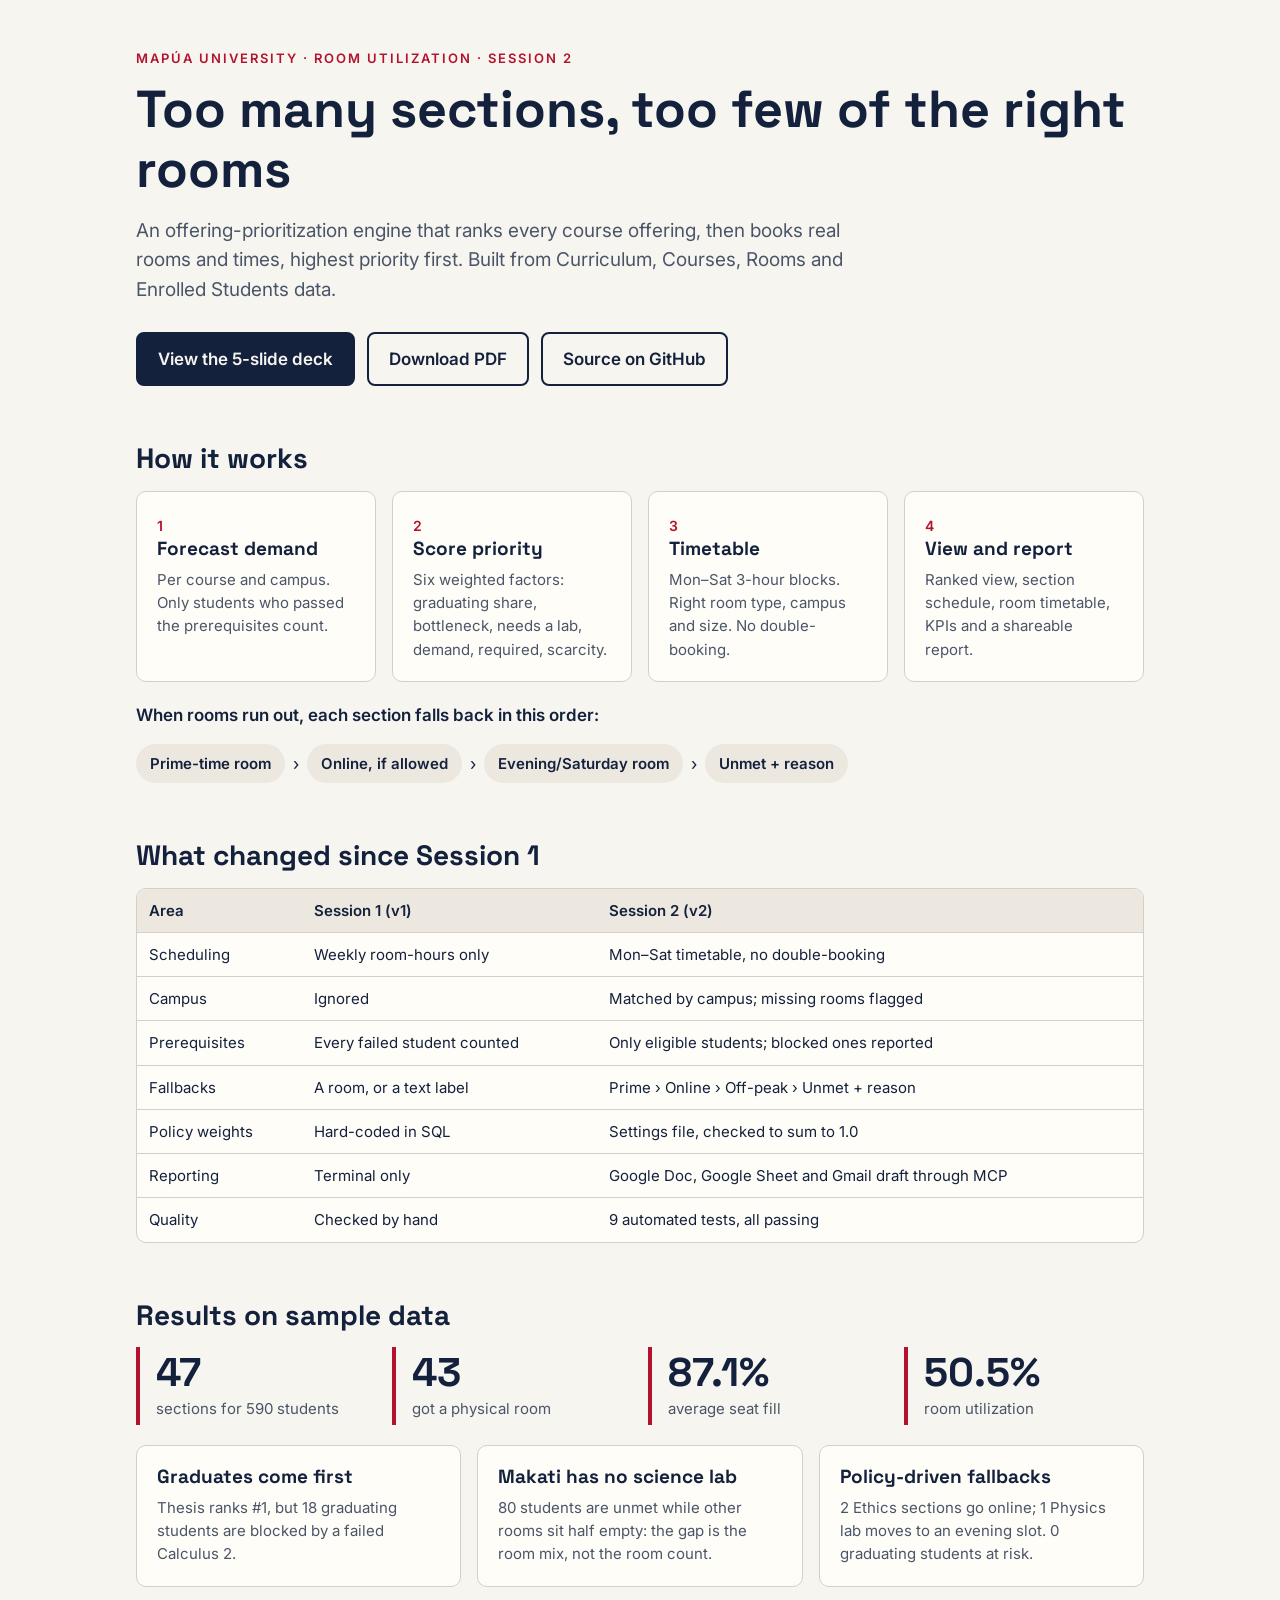
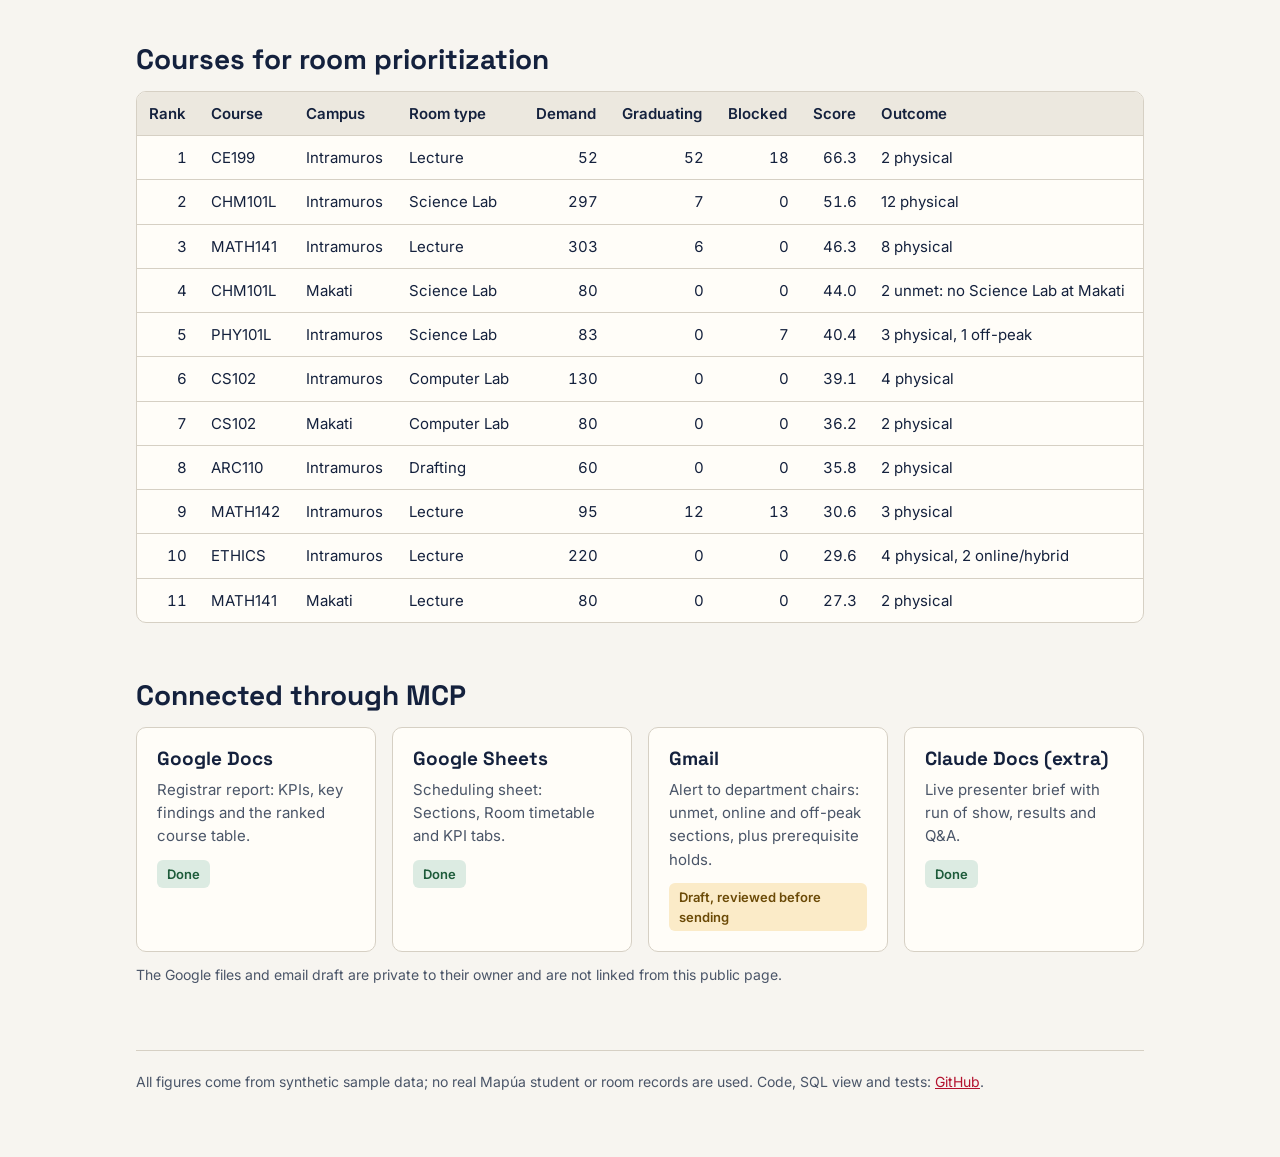
<file: mapua-room-prioritization/index.html>
<!doctype html>
<html lang="en">
<head>
<meta charset="utf-8">
<meta name="viewport" content="width=device-width, initial-scale=1">
<title>Room Prioritization v2</title>
<meta name="description" content="Offering prioritization for limited physical rooms across Mapúa University campuses: design, results and Session 2 deck.">
<link rel="preconnect" href="https://fonts.googleapis.com">
<link rel="stylesheet" href="https://fonts.googleapis.com/css2?family=Space+Grotesk:wght@500;700&family=Inter:wght@400;600&display=swap">
<style>
  :root {
    --bg: #F7F5F0; --card: #FFFDF8; --paper: #ECE8DF; --ink: #14213D; --soft: #4A5568;
    --line: #D6D0C4; --accent: #B3122E; --good-bg: #DCEBE2; --good: #1D5B3A; --warn-bg: #FBEBC8; --warn: #6B4A07;
  }
  @media (prefers-color-scheme: dark) {
    :root:not([data-theme="light"]) {
      --bg: #0F1729; --card: #17223A; --paper: #1D2A45; --ink: #EEF1F6; --soft: #B8C2D6;
      --line: #2C3A58; --accent: #F08A9B; --good-bg: #183A2A; --good: #9ED7B5; --warn-bg: #3D3112; --warn: #F2D38A;
    }
  }
  * { box-sizing: border-box; }
  body { margin: 0; background: var(--bg); color: var(--ink); font: 17px/1.55 Inter, Arial, sans-serif; }
  main { max-width: 1040px; margin: 0 auto; padding: 48px 16px 64px; }
  h1, h2, h3 { font-family: 'Space Grotesk', Arial, sans-serif; line-height: 1.15; margin: 0; }
  h1 { font-size: clamp(32px, 5vw, 52px); }
  h2 { font-size: 28px; margin: 56px 0 16px; }
  h3 { font-size: 19px; }
  p { margin: 0 0 12px; }
  a { color: var(--accent); }
  .eyebrow { font-size: 13px; font-weight: 600; letter-spacing: 2px; color: var(--accent); margin-bottom: 12px; }
  .lead { font-size: 19px; color: var(--soft); margin-top: 16px; max-width: 760px; }
  .actions { display: flex; flex-wrap: wrap; gap: 12px; margin-top: 28px; }
  .btn { display: inline-block; padding: 12px 20px; border-radius: 8px; font-weight: 600; text-decoration: none; border: 2px solid var(--ink); color: var(--ink); }
  .btn.primary { background: var(--ink); color: var(--bg); }
  .grid { display: grid; gap: 16px; grid-template-columns: repeat(auto-fit, minmax(220px, 1fr)); }
  .card { background: var(--card); border: 1px solid var(--line); border-radius: 10px; padding: 20px; }
  .card p { color: var(--soft); font-size: 15px; margin: 8px 0 0; }
  .num { color: var(--accent); font-weight: 600; font-size: 14px; }
  .stat { border-left: 4px solid var(--accent); padding: 4px 0 4px 16px; }
  .stat b { display: block; font-family: 'Space Grotesk', Arial, sans-serif; font-size: 40px; line-height: 1.1; }
  .stat span { color: var(--soft); font-size: 15px; }
  .table-wrap { overflow-x: auto; border: 1px solid var(--line); border-radius: 10px; background: var(--card); }
  table { border-collapse: collapse; width: 100%; font-size: 15px; min-width: 720px; }
  th, td { text-align: left; padding: 10px 12px; border-bottom: 1px solid var(--line); }
  th { background: var(--paper); font-weight: 600; }
  tr:last-child td { border-bottom: none; }
  td.n { text-align: right; font-variant-numeric: tabular-nums; }
  .chain { display: flex; flex-wrap: wrap; gap: 8px; align-items: center; margin-top: 16px; }
  .pill { padding: 8px 14px; border-radius: 999px; background: var(--paper); font-weight: 600; font-size: 15px; }
  .tag { display: inline-block; margin-top: 12px; padding: 4px 10px; border-radius: 6px; font-size: 13px; font-weight: 600; }
  .tag.done { background: var(--good-bg); color: var(--good); }
  .tag.wait { background: var(--warn-bg); color: var(--warn); }
  .note { color: var(--soft); font-size: 14px; margin-top: 12px; }
  footer { margin-top: 64px; color: var(--soft); font-size: 14px; border-top: 1px solid var(--line); padding-top: 20px; }
</style>
</head>
<body>
<main>
  <p class="eyebrow">MAPÚA UNIVERSITY · ROOM UTILIZATION · SESSION 2</p>
  <h1>Too many sections, too few of the right rooms</h1>
  <p class="lead">An offering-prioritization engine that ranks every course offering, then books real rooms and times, highest priority first. Built from Curriculum, Courses, Rooms and Enrolled Students data.</p>
  <div class="actions">
    <a class="btn primary" href="presentation/RoomPrioritization_v2_deck.html">View the 5-slide deck</a>
    <a class="btn" href="presentation/RoomPrioritization_v2_deck.pdf">Download PDF</a>
    <a class="btn" href="https://github.com/jacostales06/FDE-Training/tree/main/mapua-room-prioritization">Source on GitHub</a>
  </div>

  <h2>How it works</h2>
  <div class="grid">
    <div class="card"><span class="num">1</span><h3>Forecast demand</h3><p>Per course and campus. Only students who passed the prerequisites count.</p></div>
    <div class="card"><span class="num">2</span><h3>Score priority</h3><p>Six weighted factors: graduating share, bottleneck, needs a lab, demand, required, scarcity.</p></div>
    <div class="card"><span class="num">3</span><h3>Timetable</h3><p>Mon–Sat 3-hour blocks. Right room type, campus and size. No double-booking.</p></div>
    <div class="card"><span class="num">4</span><h3>View and report</h3><p>Ranked view, section schedule, room timetable, KPIs and a shareable report.</p></div>
  </div>
  <p style="margin-top:20px;font-weight:600">When rooms run out, each section falls back in this order:</p>
  <div class="chain"><span class="pill">Prime-time room</span>›<span class="pill">Online, if allowed</span>›<span class="pill">Evening/Saturday room</span>›<span class="pill">Unmet + reason</span></div>

  <h2>What changed since Session 1</h2>
  <div class="table-wrap"><table>
    <tr><th>Area</th><th>Session 1 (v1)</th><th>Session 2 (v2)</th></tr>
    <tr><td>Scheduling</td><td>Weekly room-hours only</td><td>Mon–Sat timetable, no double-booking</td></tr>
    <tr><td>Campus</td><td>Ignored</td><td>Matched by campus; missing rooms flagged</td></tr>
    <tr><td>Prerequisites</td><td>Every failed student counted</td><td>Only eligible students; blocked ones reported</td></tr>
    <tr><td>Fallbacks</td><td>A room, or a text label</td><td>Prime › Online › Off-peak › Unmet + reason</td></tr>
    <tr><td>Policy weights</td><td>Hard-coded in SQL</td><td>Settings file, checked to sum to 1.0</td></tr>
    <tr><td>Reporting</td><td>Terminal only</td><td>Google Doc, Google Sheet and Gmail draft through MCP</td></tr>
    <tr><td>Quality</td><td>Checked by hand</td><td>9 automated tests, all passing</td></tr>
  </table></div>

  <h2>Results on sample data</h2>
  <div class="grid">
    <div class="stat"><b>47</b><span>sections for 590 students</span></div>
    <div class="stat"><b>43</b><span>got a physical room</span></div>
    <div class="stat"><b>87.1%</b><span>average seat fill</span></div>
    <div class="stat"><b>50.5%</b><span>room utilization</span></div>
  </div>
  <div class="grid" style="margin-top:20px">
    <div class="card"><h3>Graduates come first</h3><p>Thesis ranks #1, but 18 graduating students are blocked by a failed Calculus 2.</p></div>
    <div class="card"><h3>Makati has no science lab</h3><p>80 students are unmet while other rooms sit half empty: the gap is the room mix, not the room count.</p></div>
    <div class="card"><h3>Policy-driven fallbacks</h3><p>2 Ethics sections go online; 1 Physics lab moves to an evening slot. 0 graduating students at risk.</p></div>
  </div>

  <h2>Courses for room prioritization</h2>
  <div class="table-wrap"><table>
    <tr><th>Rank</th><th>Course</th><th>Campus</th><th>Room type</th><th>Demand</th><th>Graduating</th><th>Blocked</th><th>Score</th><th>Outcome</th></tr>
    <tr><td class="n">1</td><td>CE199</td><td>Intramuros</td><td>Lecture</td><td class="n">52</td><td class="n">52</td><td class="n">18</td><td class="n">66.3</td><td>2 physical</td></tr>
    <tr><td class="n">2</td><td>CHM101L</td><td>Intramuros</td><td>Science Lab</td><td class="n">297</td><td class="n">7</td><td class="n">0</td><td class="n">51.6</td><td>12 physical</td></tr>
    <tr><td class="n">3</td><td>MATH141</td><td>Intramuros</td><td>Lecture</td><td class="n">303</td><td class="n">6</td><td class="n">0</td><td class="n">46.3</td><td>8 physical</td></tr>
    <tr><td class="n">4</td><td>CHM101L</td><td>Makati</td><td>Science Lab</td><td class="n">80</td><td class="n">0</td><td class="n">0</td><td class="n">44.0</td><td>2 unmet: no Science Lab at Makati</td></tr>
    <tr><td class="n">5</td><td>PHY101L</td><td>Intramuros</td><td>Science Lab</td><td class="n">83</td><td class="n">0</td><td class="n">7</td><td class="n">40.4</td><td>3 physical, 1 off-peak</td></tr>
    <tr><td class="n">6</td><td>CS102</td><td>Intramuros</td><td>Computer Lab</td><td class="n">130</td><td class="n">0</td><td class="n">0</td><td class="n">39.1</td><td>4 physical</td></tr>
    <tr><td class="n">7</td><td>CS102</td><td>Makati</td><td>Computer Lab</td><td class="n">80</td><td class="n">0</td><td class="n">0</td><td class="n">36.2</td><td>2 physical</td></tr>
    <tr><td class="n">8</td><td>ARC110</td><td>Intramuros</td><td>Drafting</td><td class="n">60</td><td class="n">0</td><td class="n">0</td><td class="n">35.8</td><td>2 physical</td></tr>
    <tr><td class="n">9</td><td>MATH142</td><td>Intramuros</td><td>Lecture</td><td class="n">95</td><td class="n">12</td><td class="n">13</td><td class="n">30.6</td><td>3 physical</td></tr>
    <tr><td class="n">10</td><td>ETHICS</td><td>Intramuros</td><td>Lecture</td><td class="n">220</td><td class="n">0</td><td class="n">0</td><td class="n">29.6</td><td>4 physical, 2 online/hybrid</td></tr>
    <tr><td class="n">11</td><td>MATH141</td><td>Makati</td><td>Lecture</td><td class="n">80</td><td class="n">0</td><td class="n">0</td><td class="n">27.3</td><td>2 physical</td></tr>
  </table></div>

  <h2>Connected through MCP</h2>
  <div class="grid">
    <div class="card"><h3>Google Docs</h3><p>Registrar report: KPIs, key findings and the ranked course table.</p><span class="tag done">Done</span></div>
    <div class="card"><h3>Google Sheets</h3><p>Scheduling sheet: Sections, Room timetable and KPI tabs.</p><span class="tag done">Done</span></div>
    <div class="card"><h3>Gmail</h3><p>Alert to department chairs: unmet, online and off-peak sections, plus prerequisite holds.</p><span class="tag wait">Draft, reviewed before sending</span></div>
    <div class="card"><h3>Claude Docs (extra)</h3><p>Live presenter brief with run of show, results and Q&amp;A.</p><span class="tag done">Done</span></div>
  </div>
  <p class="note">The Google files and email draft are private to their owner and are not linked from this public page.</p>

  <footer>All figures come from synthetic sample data; no real Mapúa student or room records are used. Code, SQL view and tests: <a href="https://github.com/jacostales06/FDE-Training/tree/main/mapua-room-prioritization">GitHub</a>.</footer>
</main>
</body>
</html>
</file>
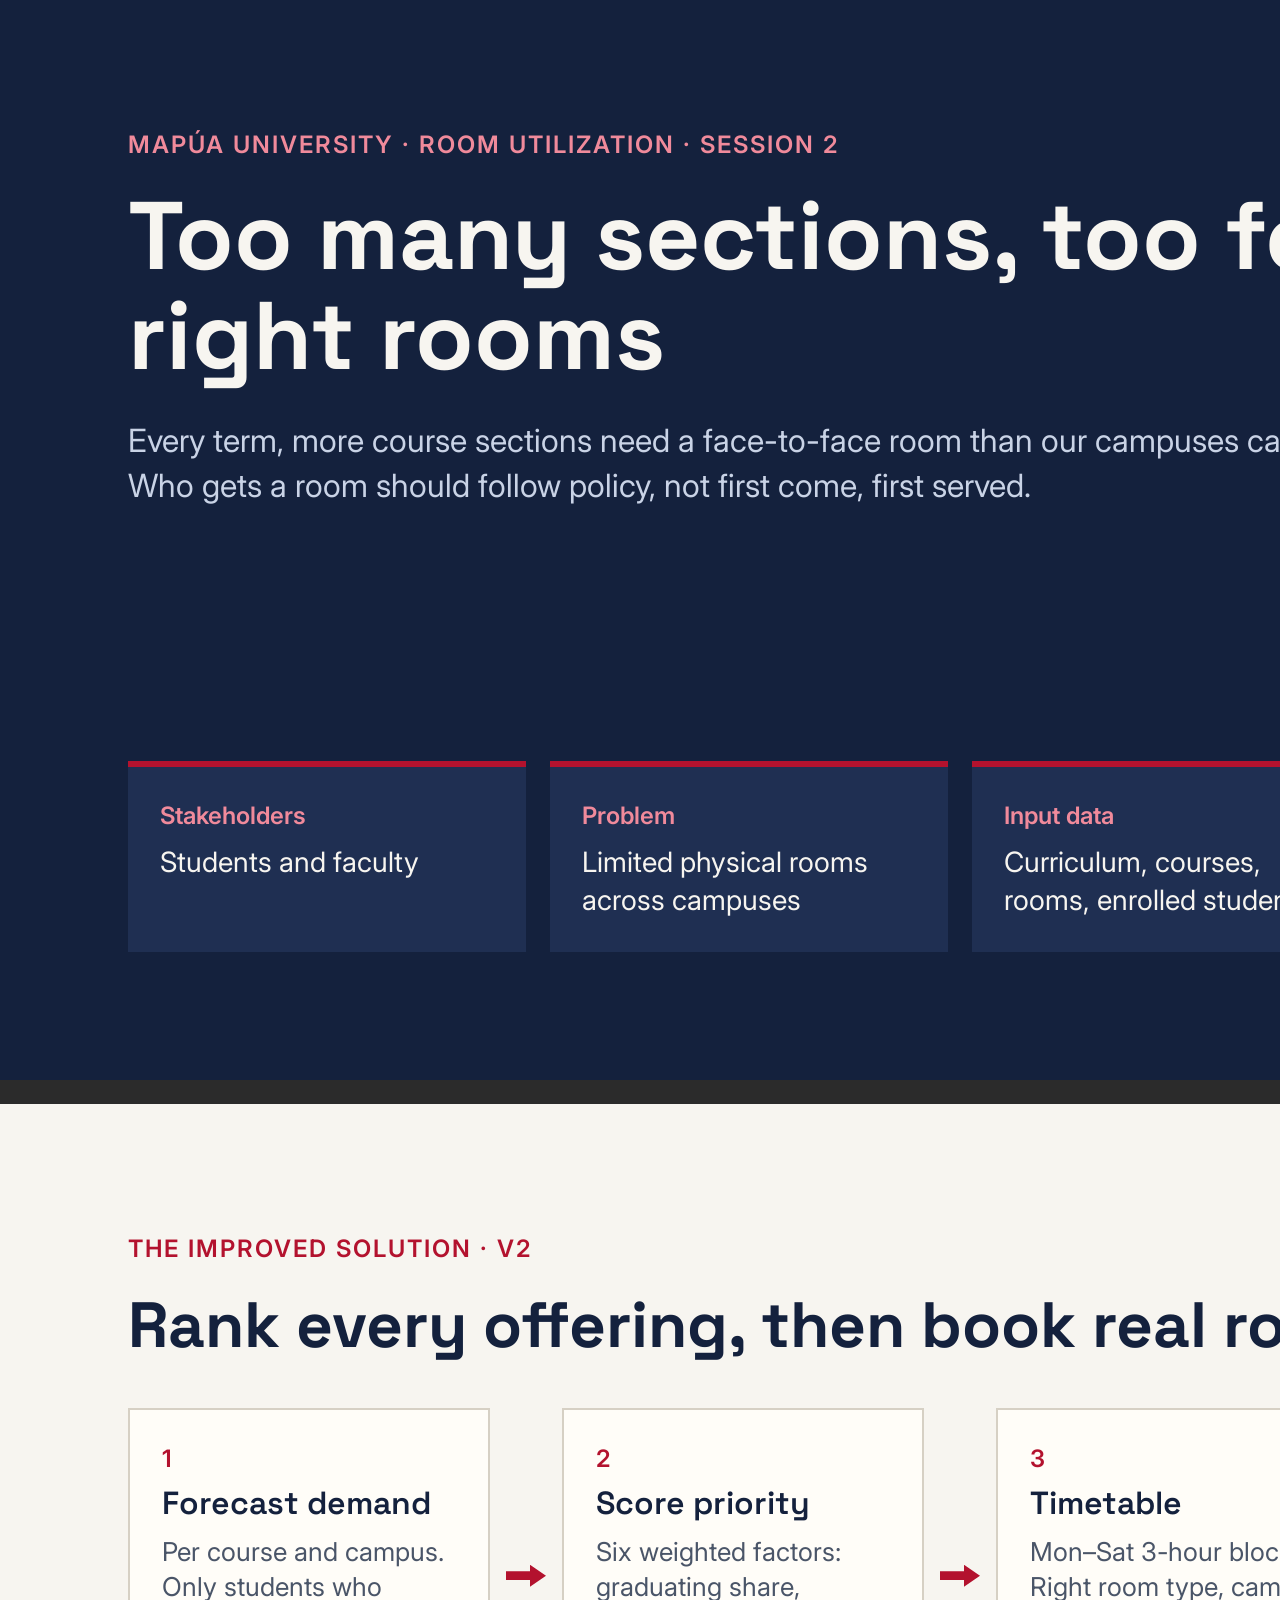
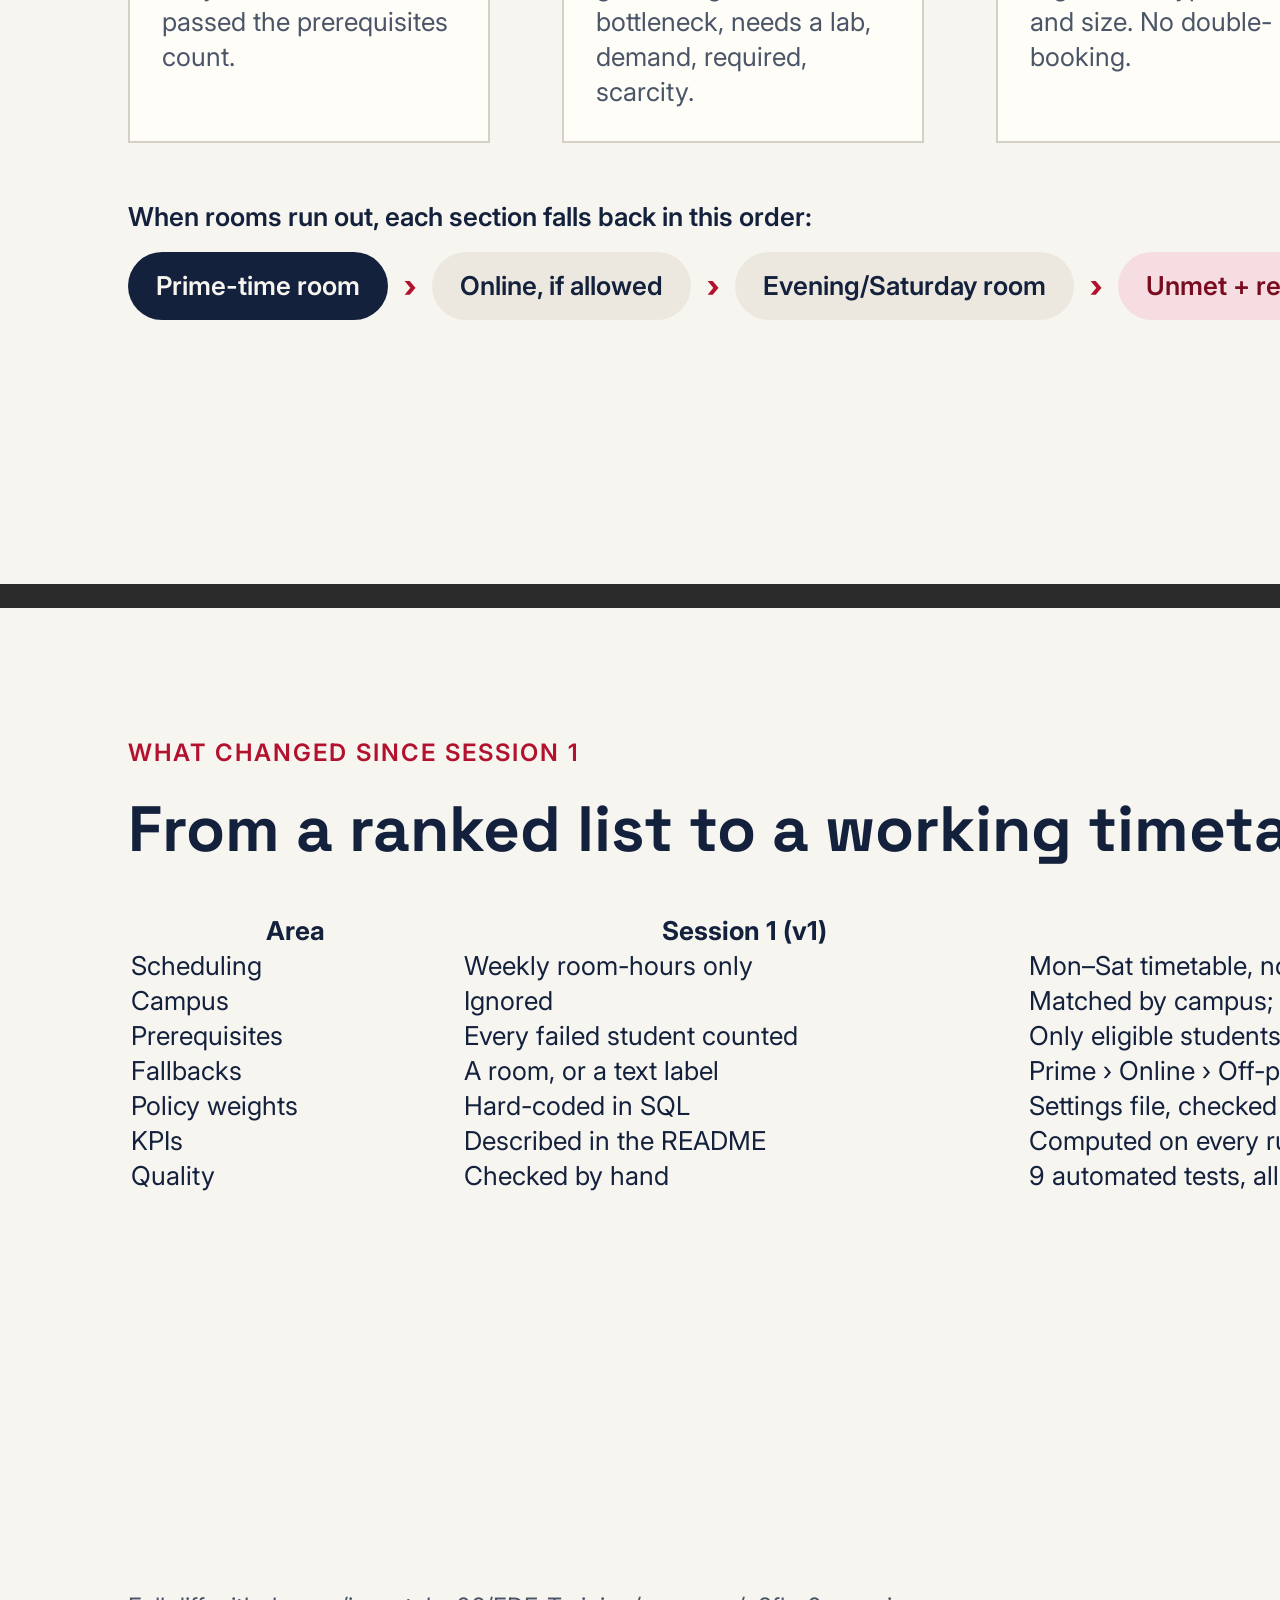
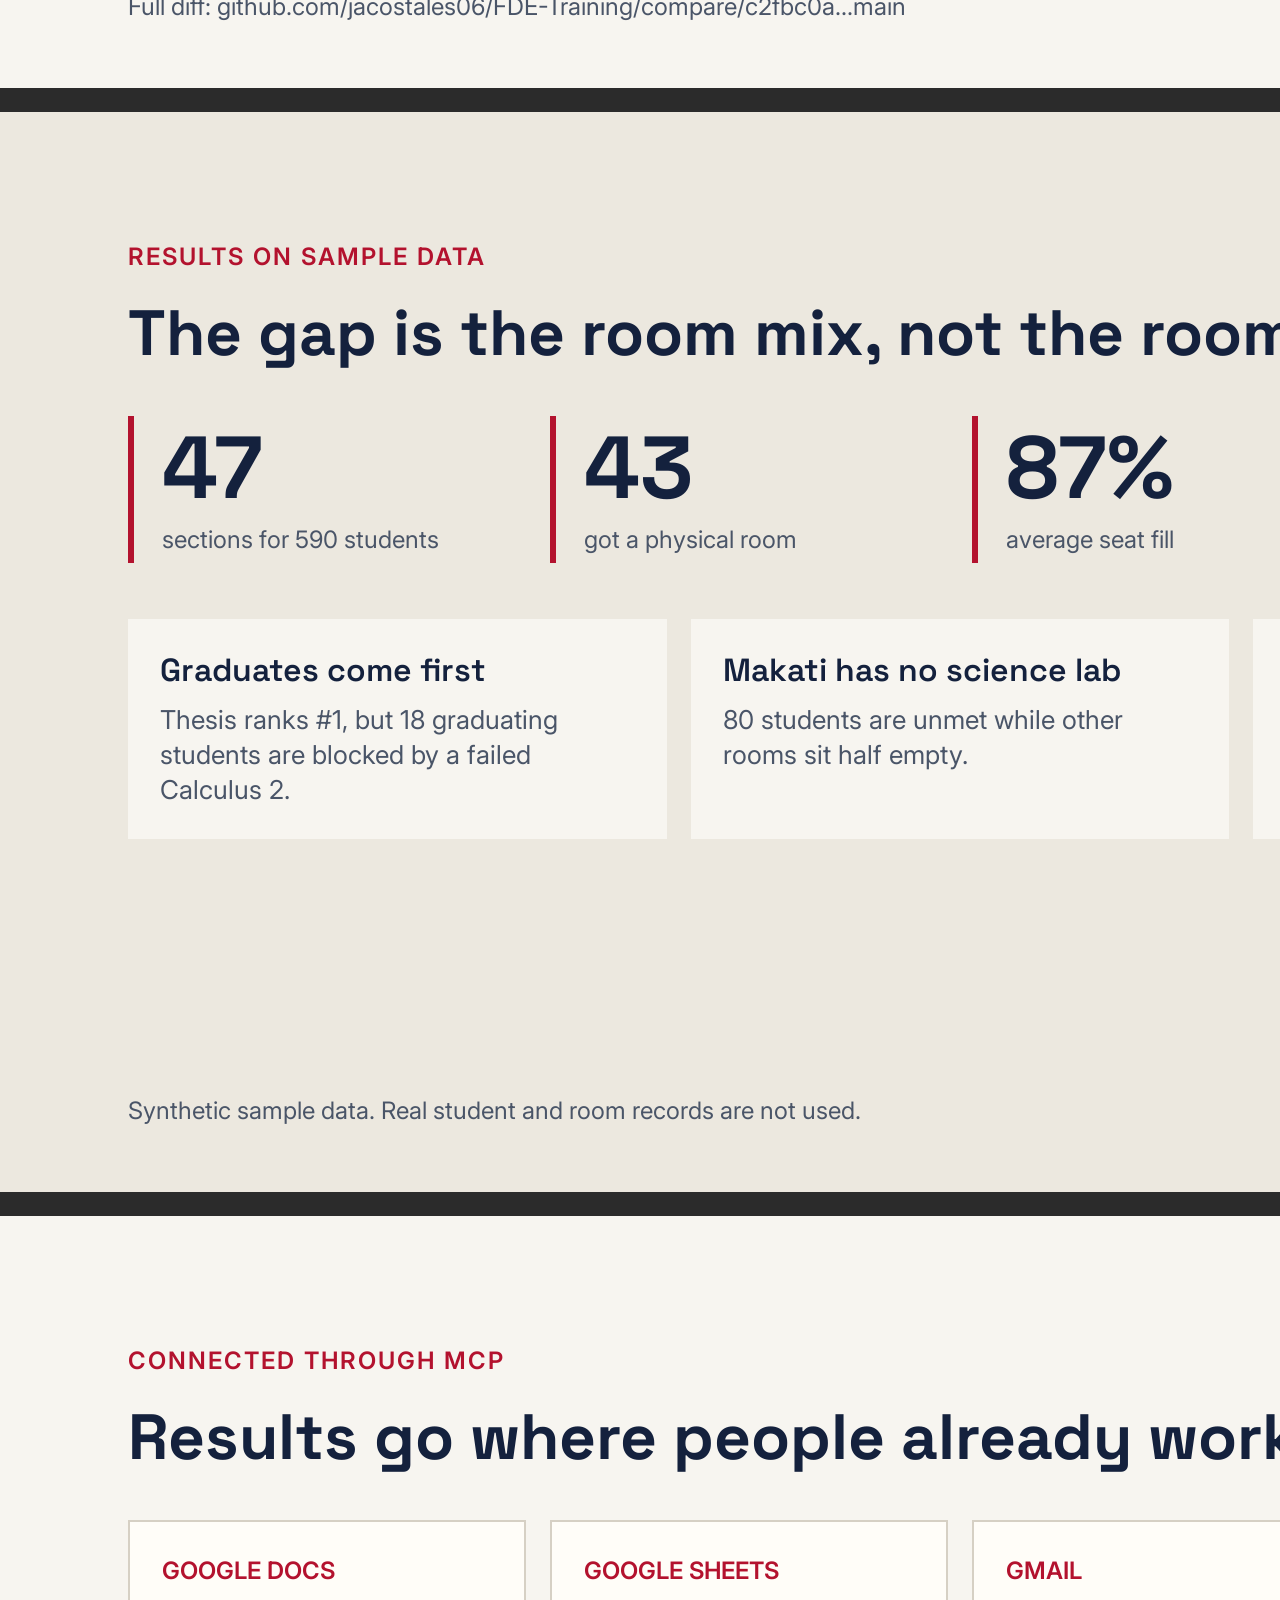
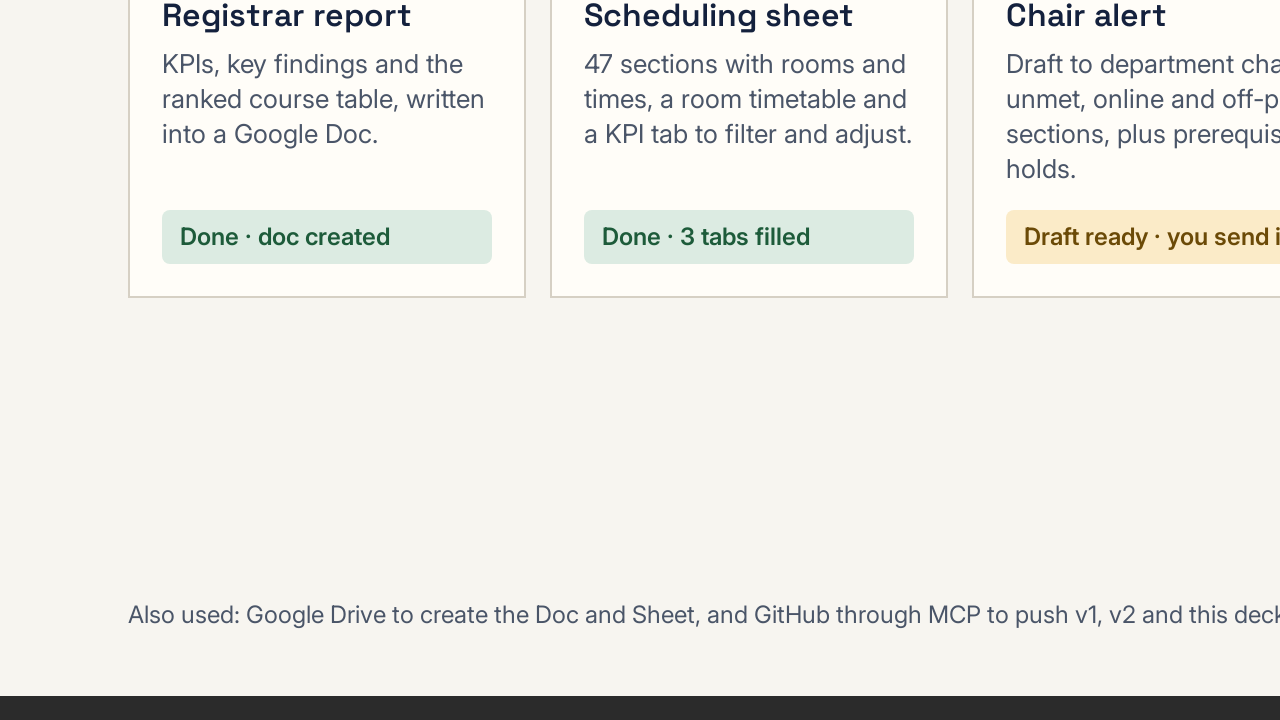
<file: mapua-room-prioritization/presentation/RoomPrioritization_v2_deck.html>
<!doctype html><html lang="en"><head><meta charset="utf-8">
<meta name="viewport" content="width=device-width, initial-scale=1">
<title>Room Prioritization v2</title>
<link rel="stylesheet" href="https://fonts.googleapis.com/css2?family=Space+Grotesk:wght@300..700&family=Inter:wght@400;600&display=swap">
<style>
p, h1, h2, h3 { margin: 0; }
:root {
  --dark: #14213D;
  --dark-2: #1F2F52;
  --light: #F7F5F0;
  --paper: #ECE8DF;
  --accent: #B3122E;
  --accent-soft: #F6DDE1;
  --ink-soft: #4A5568;
  --on-dark-soft: #C9D3E6;
  --line: #D6D0C4;
}

body { font-family: 'Inter', Arial, sans-serif; color: var(--dark); }

section { padding: 128px; background: var(--light); display: flex; flex-direction: column; }
section.dark { background: var(--dark); color: var(--light); }
section.footed { padding: 128px 128px 160px; }

h1, h2, h3 { font-family: 'Space Grotesk', Arial, sans-serif; }
h1 { font-size: 96px; font-weight: 700; line-height: 1.05; }
h2 { font-size: 64px; font-weight: 700; line-height: 1.1; margin-bottom: 48px; }
h3 { font-size: 32px; font-weight: 600; line-height: 1.2; }
p { font-size: 28px; line-height: 1.4; }

.eyebrow { font-size: 24px; font-weight: 600; letter-spacing: 2px; color: var(--accent); margin-bottom: 24px; }
.dark .eyebrow { color: #F08A9B; }
.lead { font-size: 32px; color: var(--ink-soft); margin-top: 32px; width: 1300px; }
.dark .lead { color: var(--on-dark-soft); }

/* problem slide */
.facts { display: grid; grid-template-columns: 1fr 1fr 1fr 1fr; gap: 24px; margin-top: auto; }
.fact { background: var(--dark-2); border-top: 6px solid var(--accent); padding: 32px; }
.fact .label { font-size: 24px; font-weight: 600; color: #F08A9B; margin-bottom: 12px; }
.fact .val { font-size: 28px; color: var(--light); line-height: 1.35; }

/* solution slide */
.flow { display: flex; align-items: stretch; gap: 16px; }
.step { flex: 1; background: #FFFDF8; border: 2px solid var(--line); padding: 32px; }
.step .num { font-size: 24px; font-weight: 600; color: var(--accent); margin-bottom: 8px; }
.step .desc { font-size: 26px; color: var(--ink-soft); margin-top: 12px; line-height: 1.35; }
.arrow { width: 40px; height: 22px; background: var(--accent); align-self: center; }
.chain-title { font-size: 26px; font-weight: 600; margin-top: 56px; margin-bottom: 16px; }
.chain { display: flex; align-items: center; gap: 16px; }
.pill { font-size: 26px; font-weight: 600; padding: 16px 28px; border-radius: 40px; background: var(--paper); color: var(--dark); }
.pill.first { background: var(--dark); color: var(--light); }
.pill.last { background: var(--accent-soft); color: #7A0C20; }
.chev { font-size: 32px; color: var(--accent); font-weight: 700; }

/* changes slide */
.changes-table { font-size: 26px; color: var(--dark); width: 1664px; }
.footer { position: absolute; left: 128px; bottom: 64px; width: 1664px; font-size: 24px; color: var(--ink-soft); }

/* results slide */
.stats { display: flex; gap: 24px; }
.stat { flex: 1; border-left: 6px solid var(--accent); padding: 8px 0 8px 28px; }
.stat .big { font-family: 'Space Grotesk', Arial, sans-serif; font-size: 88px; font-weight: 700; line-height: 1; color: var(--dark); }
.stat .cap { font-size: 24px; color: var(--ink-soft); margin-top: 12px; line-height: 1.3; }
.insights { display: grid; grid-template-columns: 1fr 1fr 1fr; gap: 24px; margin-top: 56px; }
.insight { background: var(--light); padding: 32px; }
.insight .desc { font-size: 26px; color: var(--ink-soft); margin-top: 12px; line-height: 1.35; }

/* mcp slide */
.mcps { display: grid; grid-template-columns: 1fr 1fr 1fr 1fr; gap: 24px; }
.mcp { background: #FFFDF8; border: 2px solid var(--line); padding: 32px; display: flex; flex-direction: column; }
.mcp.extra { border: 2px solid var(--accent); }
.mcp .kind { font-size: 24px; font-weight: 600; color: var(--accent); margin-bottom: 8px; }
.mcp .desc { font-size: 26px; color: var(--ink-soft); margin-top: 12px; line-height: 1.35; }
.status { font-size: 24px; font-weight: 600; padding: 10px 18px; border-radius: 8px; margin-top: auto; }
.status.done { background: #DCEBE2; color: #1D5B3A; }
.status.wait { background: #FBEBC8; color: #6B4A07; }
.status.todo { background: var(--paper); color: var(--dark); }
.spacer { height: 24px; }

/* arrival motion */
.rise { animation: rise 500ms ease-out both; animation-delay: calc(var(--i) * 120ms); }
@keyframes rise { from { opacity: 0; transform: translate(0px, 24px); } to { opacity: 1; transform: translate(0px, 0px); } }


@page { size: 1920px 1080px; margin: 0; }
html, body { margin: 0; background: #2b2b2b; }
section { width: 1920px; height: 1080px; box-sizing: border-box; position: relative; overflow: hidden; margin: 0 auto 24px; page-break-after: always; }
x-shape { display: block; clip-path: polygon(0 30%, 60% 30%, 60% 0, 100% 50%, 60% 100%, 60% 70%, 0 70%); }
@media print { html, body { background: none; } section { margin: 0; } .rise { animation: none; } }

.rise { animation: none; }
</style></head><body>
<section id="problem" class="dark">
<p class="eyebrow">MAPÚA UNIVERSITY · ROOM UTILIZATION · SESSION 2</p>
<h1>Too many sections, too few of the right rooms</h1>
<p class="lead">Every term, more course sections need a face-to-face room than our campuses can hold. Who gets a room should follow policy, not first come, first served.</p>
<div class="facts">
<div class="fact rise" style="--i:1"><p class="label">Stakeholders</p><p class="val">Students and faculty</p></div>
<div class="fact rise" style="--i:2"><p class="label">Problem</p><p class="val">Limited physical rooms across campuses</p></div>
<div class="fact rise" style="--i:3"><p class="label">Input data</p><p class="val">Curriculum, courses, rooms, enrolled students</p></div>
<div class="fact rise" style="--i:4"><p class="label">Output</p><p class="val">A ranked view of courses for room priority</p></div>
</div>

</section>

<section id="solution">
<p class="eyebrow">THE IMPROVED SOLUTION · V2</p>
<h2>Rank every offering, then book real rooms and times</h2>
<div class="flow">
<div class="step rise" style="--i:1"><p class="num">1</p><h3>Forecast demand</h3><p class="desc">Per course and campus. Only students who passed the prerequisites count.</p></div>
<x-shape kind="arrow-right" class="arrow"></x-shape>
<div class="step rise" style="--i:2"><p class="num">2</p><h3>Score priority</h3><p class="desc">Six weighted factors: graduating share, bottleneck, needs a lab, demand, required, scarcity.</p></div>
<x-shape kind="arrow-right" class="arrow"></x-shape>
<div class="step rise" style="--i:3"><p class="num">3</p><h3>Timetable</h3><p class="desc">Mon–Sat 3-hour blocks. Right room type, campus and size. No double-booking.</p></div>
<x-shape kind="arrow-right" class="arrow"></x-shape>
<div class="step rise" style="--i:4"><p class="num">4</p><h3>View and report</h3><p class="desc">Ranked view, section schedule, room timetable, KPIs, shareable report.</p></div>
</div>
<p class="chain-title">When rooms run out, each section falls back in this order:</p>
<div class="chain rise" style="--i:5">
<p class="pill first">Prime-time room</p><p class="chev">›</p>
<p class="pill">Online, if allowed</p><p class="chev">›</p>
<p class="pill">Evening/Saturday room</p><p class="chev">›</p>
<p class="pill last">Unmet + reason</p>
</div>

</section>

<section id="changes" class="footed">
<p class="eyebrow">WHAT CHANGED SINCE SESSION 1</p>
<h2>From a ranked list to a working timetable</h2>
<table class="changes-table">
<tr><th style="width:20%">Area</th><th style="width:34%">Session 1 (v1)</th><th style="width:46%">Session 2 (v2)</th></tr>
<tr><td>Scheduling</td><td>Weekly room-hours only</td><td>Mon–Sat timetable, no double-booking</td></tr>
<tr><td>Campus</td><td>Ignored</td><td>Matched by campus; missing rooms flagged</td></tr>
<tr><td>Prerequisites</td><td>Every failed student counted</td><td>Only eligible students; blocked ones reported</td></tr>
<tr><td>Fallbacks</td><td>A room, or a text label</td><td>Prime › Online › Off-peak › Unmet + reason</td></tr>
<tr><td>Policy weights</td><td>Hard-coded in SQL</td><td>Settings file, checked to sum to 1.0</td></tr>
<tr><td>KPIs</td><td>Described in the README</td><td>Computed on every run</td></tr>
<tr><td>Quality</td><td>Checked by hand</td><td>9 automated tests, all passing</td></tr>
</table>
<p class="footer">Full diff: github.com/jacostales06/FDE-Training/compare/c2fbc0a...main</p>

</section>

<section id="results" class="footed" style="background:var(--paper)">
<p class="eyebrow">RESULTS ON SAMPLE DATA</p>
<h2>The gap is the room mix, not the room count</h2>
<div class="stats">
<div class="stat rise" style="--i:1"><p class="big">47</p><p class="cap">sections for 590 students</p></div>
<div class="stat rise" style="--i:2"><p class="big">43</p><p class="cap">got a physical room</p></div>
<div class="stat rise" style="--i:3"><p class="big">87%</p><p class="cap">average seat fill</p></div>
<div class="stat rise" style="--i:4"><p class="big">51%</p><p class="cap">room utilization</p></div>
</div>
<div class="insights">
<div class="insight rise" style="--i:5"><h3>Graduates come first</h3><p class="desc">Thesis ranks #1, but 18 graduating students are blocked by a failed Calculus 2.</p></div>
<div class="insight rise" style="--i:6"><h3>Makati has no science lab</h3><p class="desc">80 students are unmet while other rooms sit half empty.</p></div>
<div class="insight rise" style="--i:7"><h3>Policy-driven fallbacks</h3><p class="desc">2 Ethics sections go online; 1 Physics lab moves to an evening slot.</p></div>
</div>
<p class="footer">Synthetic sample data. Real student and room records are not used.</p>

</section>

<section id="mcp" class="footed">
<p class="eyebrow">CONNECTED THROUGH MCP</p>
<h2>Results go where people already work</h2>
<div class="mcps">
<div class="mcp rise" style="--i:1"><p class="kind">GOOGLE DOCS</p><h3>Registrar report</h3><p class="desc">KPIs, key findings and the ranked course table, written into a Google Doc.</p><div class="spacer"></div><p class="status done">Done · doc created</p></div>
<div class="mcp rise" style="--i:2"><p class="kind">GOOGLE SHEETS</p><h3>Scheduling sheet</h3><p class="desc">47 sections with rooms and times, a room timetable and a KPI tab to filter and adjust.</p><div class="spacer"></div><p class="status done">Done · 3 tabs filled</p></div>
<div class="mcp rise" style="--i:3"><p class="kind">GMAIL</p><h3>Chair alert</h3><p class="desc">Draft to department chairs: unmet, online and off-peak sections, plus prerequisite holds.</p><div class="spacer"></div><p class="status wait">Draft ready · you send it</p></div>
<div class="mcp extra rise" style="--i:4"><p class="kind">EXTRA: CLAUDE DOCS</p><h3>Presenter brief</h3><p class="desc">A live, commentable brief with the run of show, v1 vs v2 table, results and Q&amp;A.</p><div class="spacer"></div><p class="status done">Done · live now</p></div>
</div>
<p class="footer">Also used: Google Drive to create the Doc and Sheet, and GitHub through MCP to push v1, v2 and this deck.</p>

</section>

</body></html>
</file>
